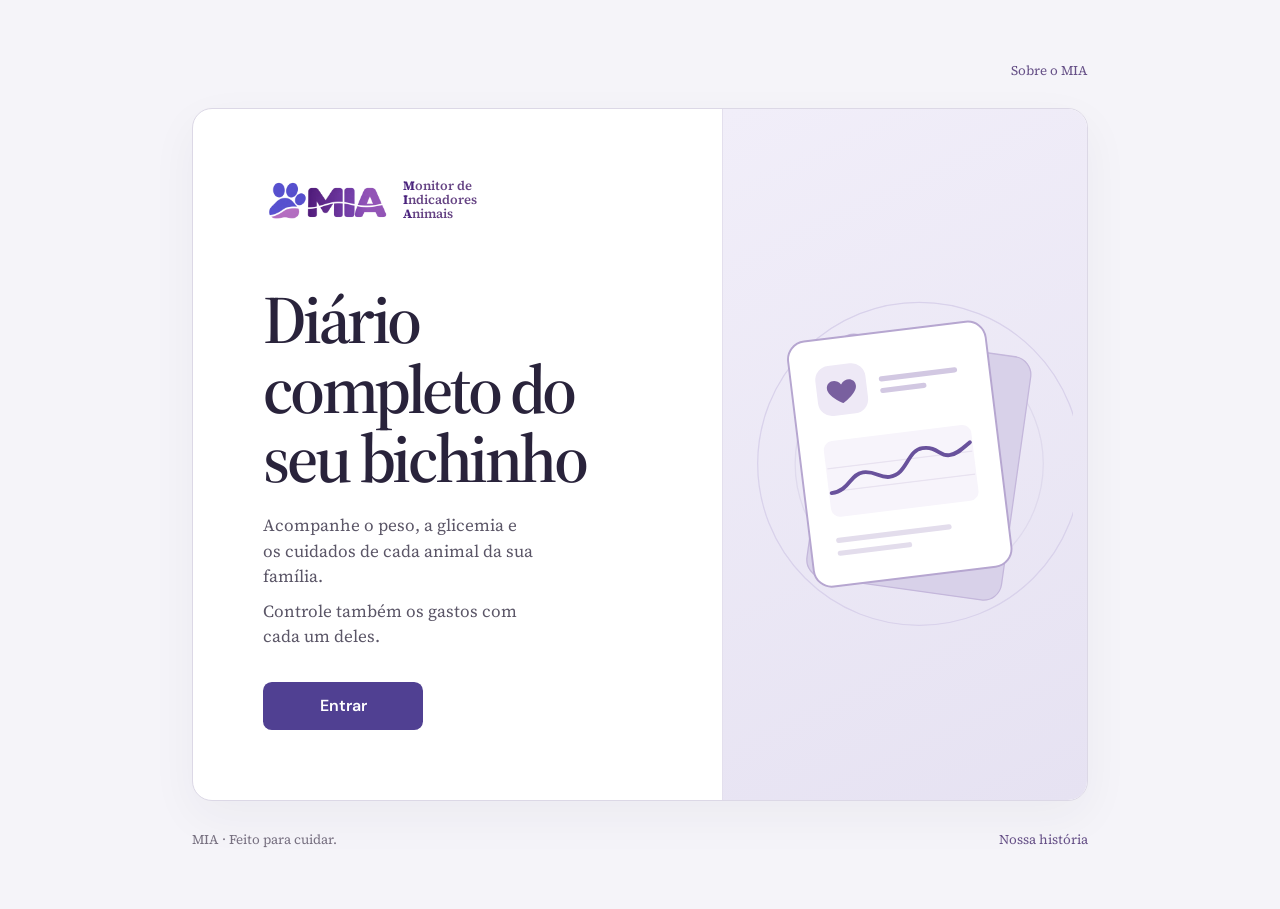
<file: index.html>
<!doctype html>
<html lang="pt-BR">
  <head>
    <meta charset="utf-8">
    <meta name="viewport" content="width=device-width, initial-scale=1">
    <meta name="theme-color" content="#f4f3fc">
    <meta name="robots" content="noindex,nofollow,noarchive">
    <meta name="referrer" content="no-referrer">
    <title>MIA · Monitor de Indicadores Animais</title>
<link rel="preload" href="source-serif-4-latin.woff2" as="font" type="font/woff2" crossorigin>
    <link rel="stylesheet" href="estilo.css?v=8">
  </head>
  <body>
    <nav class="nav-publica" aria-label="Navegação principal"><a href="sobre/">Sobre o MIA</a></nav>
    <main class="entrada" aria-labelledby="titulo">
      <div class="conteudo">
        <div class="identidade">
          <img class="marca" src="marca-mia.webp" alt="MIA" width="780" height="256">
          <p><strong class="inicial-mia">M</strong>onitor de<br><strong class="inicial-mia">I</strong>ndicadores<br><strong class="inicial-mia">A</strong>nimais</p>
        </div>
        <h1 id="titulo">Diário completo do seu bichinho</h1>
        <p class="descricao">Acompanhe o peso, a glicemia e os cuidados de cada animal da sua família.</p>
        <p class="descricao">Controle também os gastos com cada um deles.</p>
        <a class="entrar" href="https://miasaude.mota66320704349.chatgpt.site/?acao=escolher">Entrar</a>
      </div>
      <div class="ilustracao" aria-hidden="true">
        <svg viewBox="0 0 260 320" fill="none" focusable="false">
          <circle cx="141" cy="167" r="125" stroke="#d9d2eb"/>
          <circle cx="141" cy="167" r="96" stroke="#dfdaed"/>
          <g transform="rotate(8 137 160)"><rect x="66" y="74" width="152" height="190" rx="14" fill="#d8d1e9" stroke="#c4b7db"/></g>
          <g transform="rotate(-7 126 160)">
            <rect x="49" y="64" width="154" height="191" rx="14" fill="#fff" stroke="#b6a6d0" stroke-width="1.5"/>
            <rect x="68" y="85" width="39" height="39" rx="11" fill="#eee9f6"/>
            <path d="M87.5 115s-11.3-6.3-11.3-12.4c0-5.7 7.4-7.7 11.3-2.2 4-5.5 11.3-3.5 11.3 2.2 0 6.1-11.3 12.4-11.3 12.4Z" fill="#79609f"/>
            <path d="M119 100h57m-57 9h32" stroke="#d2c8e2" stroke-width="4" stroke-linecap="round"/>
            <rect x="68" y="143" width="115" height="59" rx="7" fill="#f7f4fb"/>
            <path d="M69 164h113m-113 18h113" stroke="#e8e2f0"/>
            <path d="M70 183c14 0 16-13 26-13s12 6 20 6c14 0 16-19 28-19s12 8 20 8c6 0 11-4 17-8" stroke="#69529c" stroke-width="3" stroke-linecap="round"/>
            <path d="M71 220h86m-86 10h54" stroke="#e3ddec" stroke-width="4" stroke-linecap="round"/>
          </g>
        </svg>
      </div>
    </main>
    <footer class="rodape-publico"><span>MIA · Feito para cuidar.</span><a href="sobre/">Nossa história</a></footer>
  </body>
</html>
</file>
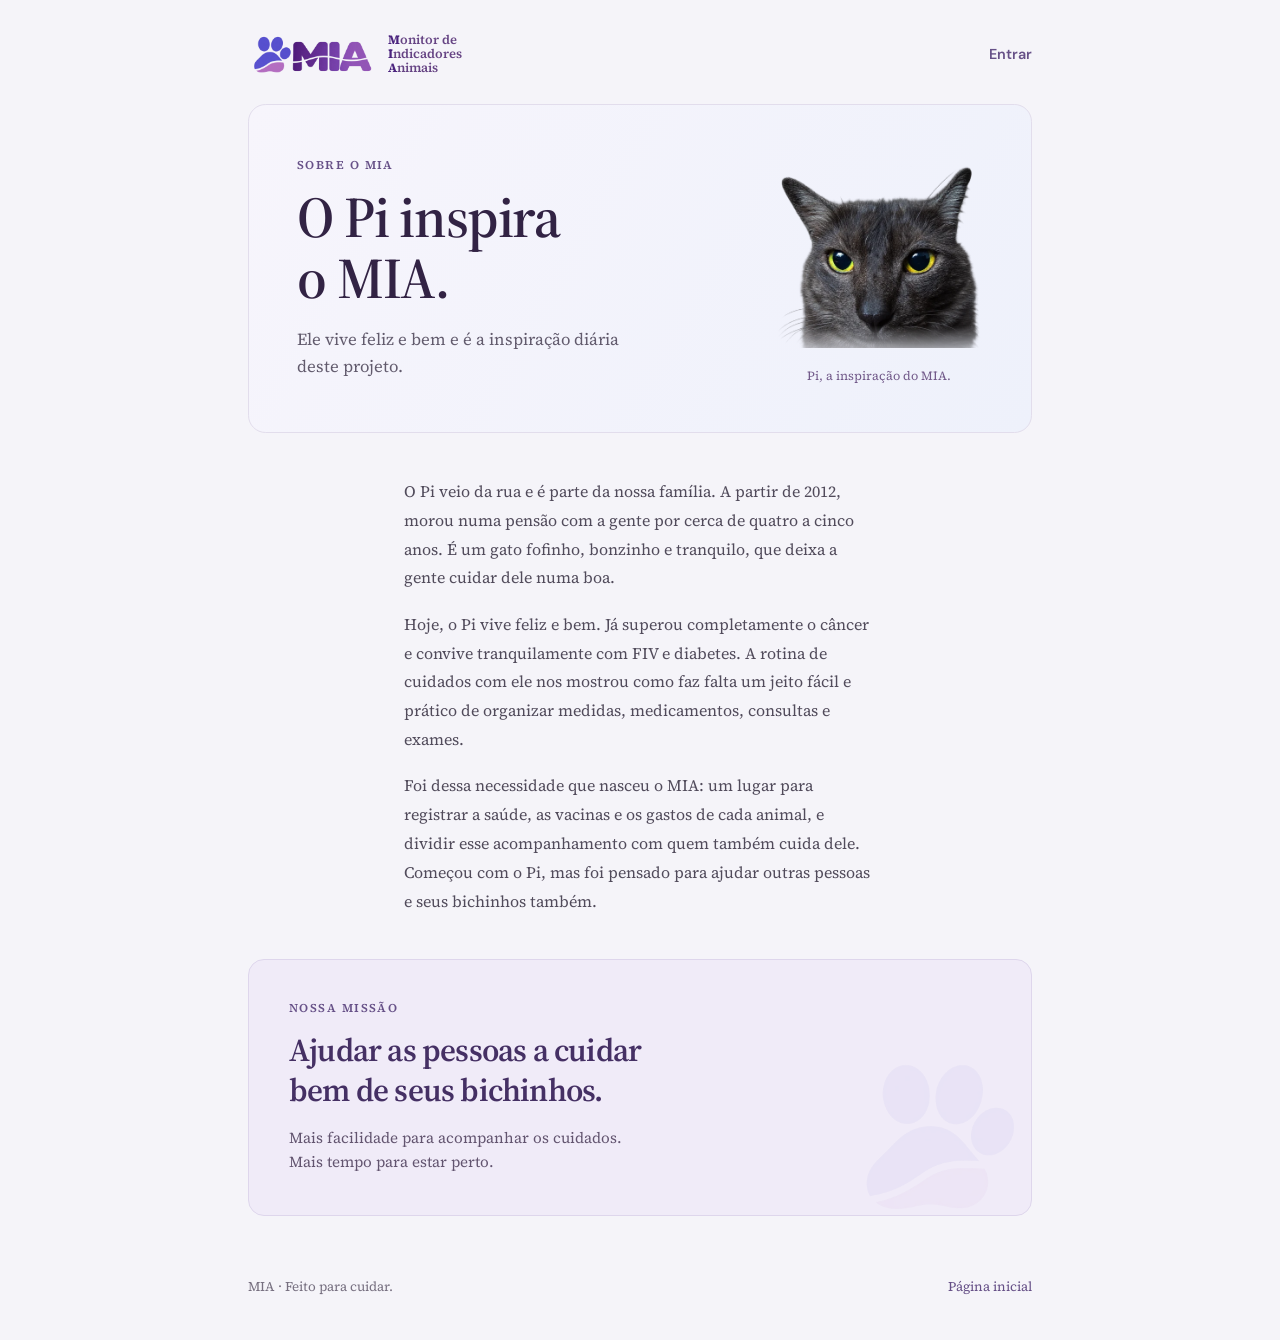
<file: sobre/index.html>
<!doctype html>
<html lang="pt-BR"><head><meta charset="utf-8"><meta name="viewport" content="width=device-width,initial-scale=1">
<meta name="theme-color" content="#504092"><meta name="referrer" content="no-referrer"><meta name="robots" content="noindex,nofollow,noarchive">
<title>Sobre o MIA · Uma história de cuidado</title>
<link rel="preload" href="../source-serif-4-latin.woff2" as="font" type="font/woff2" crossorigin>
<meta name="description" content="O MIA nasceu dos cuidados com o Pi. Nossa missão é ajudar as pessoas a cuidar bem de seus bichinhos.">
<link rel="icon" href="../icones/mia-192.png"><link rel="stylesheet" href="../estilo.css?v=8"><link rel="stylesheet" href="../sobre.css?v=3"></head>
<body class="pagina-sobre">
<header class="topo-publico"><a class="identidade" href="../" aria-label="Página inicial do MIA"><img class="marca" src="../marca-mia.webp" width="780" height="256" alt="MIA"><p><strong class="inicial-mia">M</strong>onitor de<br><strong class="inicial-mia">I</strong>ndicadores<br><strong class="inicial-mia">A</strong>nimais</p></a><a class="link-entrar" href="https://miasaude.mota66320704349.chatgpt.site/?acao=escolher">Entrar</a></header>
<main>
<article class="sobre-mia" aria-labelledby="sobre-titulo">
  <header class="sobre-abertura com-retrato-pi">
    <div>
    <p class="sobrancelha">Sobre o MIA</p>
    <h1 id="sobre-titulo">O Pi inspira<br>o MIA.</h1>
    <p class="sobre-intro">Ele vive feliz e bem e é a inspiração diária deste projeto.</p>
    </div>
    <figure class="sobre-retrato"><img src="/pi-rosto.webp" width="480" height="480" alt="Rosto do Pi" decoding="async"><figcaption>Pi, a inspiração do MIA.</figcaption></figure>
  </header>
  <section class="sobre-texto" aria-label="A história do Pi">
    <p>O Pi veio da rua e é parte da nossa família. A partir de 2012, morou numa pensão com a gente por cerca de quatro a cinco anos. É um gato fofinho, bonzinho e tranquilo, que deixa a gente cuidar dele numa boa.</p>
    <p>Hoje, o Pi vive feliz e bem. Já superou completamente o câncer e convive tranquilamente com FIV e diabetes. A rotina de cuidados com ele nos mostrou como faz falta um jeito fácil e prático de organizar medidas, medicamentos, consultas e exames.</p>
    <p>Foi dessa necessidade que nasceu o MIA: um lugar para registrar a saúde, as vacinas e os gastos de cada animal, e dividir esse acompanhamento com quem também cuida dele. Começou com o Pi, mas foi pensado para ajudar outras pessoas e seus bichinhos também.</p>
  </section>
  <section class="missao-mia marca-dagua" aria-labelledby="missao-titulo">
    <p class="sobrancelha">Nossa missão</p>
    <h2 id="missao-titulo">Ajudar as pessoas a cuidar bem de seus bichinhos.</h2>
    <p>Mais facilidade para acompanhar os cuidados. Mais tempo para estar perto.</p>
  </section>
</article></main>
<footer class="rodape-publico"><span>MIA · Feito para cuidar.</span><a href="../">Página inicial</a></footer>
</body></html>
</file>
<file: estilo.css>
@font-face{font-family:"DM Sans";src:url("dm-sans-latin.woff2") format("woff2");font-weight:400 700;font-style:normal;font-display:swap}
/* latin-ext */
@font-face {
  font-family: 'Source Serif 4';
  font-style: normal;
  font-weight: 400 700;
  font-display: swap;
  src: url(source-serif-4-latin-ext.woff2) format('woff2');
  unicode-range: U+0100-02BA, U+02BD-02C5, U+02C7-02CC, U+02CE-02D7, U+02DD-02FF, U+0304, U+0308, U+0329, U+1D00-1DBF, U+1E00-1E9F, U+1EF2-1EFF, U+2020, U+20A0-20AB, U+20AD-20C4, U+2113, U+2C60-2C7F, U+A720-A7FF;
}
/* latin */
@font-face {
  font-family: 'Source Serif 4';
  font-style: normal;
  font-weight: 400 700;
  font-display: swap;
  src: url(source-serif-4-latin.woff2) format('woff2');
  unicode-range: U+0000-00FF, U+0131, U+0152-0153, U+02BB-02BC, U+02C6, U+02DA, U+02DC, U+0304, U+0308, U+0329, U+2000-206F, U+20AC, U+2122, U+2191, U+2193, U+2212, U+2215, U+FEFF, U+FFFD;
}

* { box-sizing: border-box; }
:root {
  color-scheme: light;
  --fonte: "Source Serif 4", Georgia, Cambria, "Times New Roman", serif;
  --fonte-ui: "DM Sans", "Segoe UI", Roboto, system-ui, sans-serif;
  font-family: var(--fonte);
  font-optical-sizing: auto;
  font-variant-numeric: lining-nums;
  color: #29233b;
  background: #f5f4f9;
}
body {
  margin: 0;
  min-height: 100vh;
  min-height: 100svh;
  display: flex;
  flex-direction: column;
  align-items: center;
  gap: 1rem;
  padding: clamp(1rem, 4vw, 3rem);
}
.entrada {
  margin-block: auto;
  width: min(100%, 56rem);
  display: grid;
  grid-template-columns: minmax(0, 1.45fr) minmax(0, 1fr);
  border: 1px solid #dcd8e6;
  border-radius: 1.25rem;
  background: white;
  overflow: hidden;
  box-shadow: 0 1rem 3rem #3027440c;
}
.conteudo { padding: clamp(2rem, 5.5vw, 4.5rem); }
.identidade { --altura-marca: 42px; display: flex; align-items: center; gap: .85rem; }
.marca { display: block; width: auto; height: var(--altura-marca); }
.identidade p {
  margin: 0;
  height: var(--altura-marca);
  color: #664484;
  font-size: clamp(.7rem, 1.05vw, .8rem);
  font-weight: 600;
  line-height: calc(var(--altura-marca) / 3);
  white-space: nowrap;
}
.inicial-mia { color: #4b247e; font-weight: 750; }
.entrar,.link-entrar,button,input[type=submit],input[type=button]{font-family:var(--fonte-ui)}
h1 {
  margin: clamp(2.6rem, 5vw, 4rem) 0 0;
  font-size: clamp(2.7rem, 5.4vw, 4.25rem);
  font-weight: 600;
  letter-spacing: -.05em;
  line-height: 1.02;
  text-wrap: balance;
}
.descricao { max-width: 30ch; margin: 1.25rem 0 0; color: #5b5667; font-size: 1.0625rem; line-height: 1.5; }
.descricao + .descricao { margin-top: .55rem; }
.entrar {
  display: inline-flex;
  align-items: center;
  justify-content: center;
  min-height: 48px;
  min-width: 10rem;
  margin-top: 2rem;
  padding: .75rem 1.5rem;
  border-radius: .55rem;
  background: #504092;
  color: white;
  font-size: 1rem;
  font-weight: 600;
  text-decoration: none;
}
.entrar:hover { background: #43347d; }
.entrar:active { background: #342963; }
.entrar:focus-visible { outline: 3px solid #5943ab; outline-offset: 4px; }
.ilustracao {
  display: grid;
  place-items: center;
  overflow: hidden;
  background: linear-gradient(155deg, #f1eef9 0%, #e6e2f2 100%);
  border-left: 1px solid #e3dfed;
}
.ilustracao svg { display: block; width: 100%; max-width: 21rem; }
.nav-publica, .rodape-publico { width: min(100%,56rem); display: flex; align-items: center; justify-content: space-between; gap: 1rem; font-size: .83rem; }
.nav-publica { justify-content: flex-end; }
.nav-publica a, .rodape-publico a, .link-entrar { color: #665087; min-height: 44px; display: inline-flex; align-items: center; text-decoration: none; }
.nav-publica a:hover, .rodape-publico a:hover, .link-entrar:hover { text-decoration: underline; }
.rodape-publico { color: #777080; }
.pagina-sobre { padding: clamp(1rem,3vw,2rem); }
.pagina-sobre main { width: 100%; }
.pagina-sobre .rodape-publico, .topo-publico { width: min(100%,49rem); }
.topo-publico { display: flex; align-items: center; justify-content: space-between; gap: 1rem; }
.topo-publico .identidade { text-decoration: none; }
.link-entrar { font-size: .9rem; font-weight: 600; }
:focus-visible { outline: 3px solid #5943ab; outline-offset: 4px; }
@media (max-width: 640px) {
  .identidade { --altura-marca: 33px; }
  .entrada { display: block; max-width: 28rem; }
  .conteudo { padding: clamp(1.5rem, 7vw, 2.5rem); }
  .ilustracao { display: none; }
  .entrar { width: 100%; }
}
@media (forced-colors: active) {
  .entrar { border: 1px solid LinkText; }
  .ilustracao { display: none; }
}
</file>
<file: sobre.css>
.marca-dagua { position: relative; isolation: isolate; overflow: hidden; }
.marca-dagua::before {
  content: ""; position: absolute; z-index: -1; right: .8rem; bottom: -.2rem;
  width: var(--pata-tamanho, 8.5rem); aspect-ratio: 270 / 256;
  background: url("marca-mia.webp") left center / 288.889% auto no-repeat;
  opacity: .045; pointer-events: none;
}
.sobre-mia { max-width: 49rem; margin: .75rem auto 2rem; }
.sobre-abertura { --pata-tamanho: clamp(9rem, 23vw, 14rem); padding: clamp(1.5rem, 4vw, 3rem); background: linear-gradient(120deg, #f7f5fc, #eef1fb); border: 1px solid #e2ddec; border-radius: 1.1rem; }
.sobrancelha { margin: 0 0 .85rem; color: #665087; font-size: .75rem; font-weight: 600; letter-spacing: .12em; text-transform: uppercase; }
.sobre-abertura h1 { max-width: 13ch; margin: 0; font: 600 clamp(2.3rem, 5vw, 3.6rem)/1.06 var(--fonte); letter-spacing: -.02em; color: #322344; }
.sobre-intro { max-width: 36ch; margin: 1.15rem 0 0; color: #625b6d; font-size: 1.05rem; line-height: 1.6; }
.com-retrato-pi { display: grid; grid-template-columns: minmax(0,1fr) 13rem; align-items: center; gap: 2rem; }
.sobre-retrato { width: 13rem; margin: 0; text-align: center; }
.sobre-retrato img { display: block; width: 100%; height: 13rem; object-fit: contain; mask-image: linear-gradient(to bottom,#000 83%,transparent 100%); }
.sobre-retrato figcaption { margin: .35rem 0 0; color: #725a8a; font-size: .78rem; line-height: 1.4; }
@media (max-width: 640px) {
  .com-retrato-pi { display: block; }
  .sobre-retrato { width: 8.5rem; margin: 1.25rem auto 0; }
  .sobre-retrato img { height: 8.5rem; }
}
.sobre-texto { max-width: 65ch; margin: clamp(1.5rem, 4vw, 2.75rem) auto; padding-inline: clamp(.5rem, 3vw, 1.5rem); color: #514b5b; font-size: 1rem; line-height: 1.8; }
.sobre-texto p { margin: 0 0 1.1rem; }
.missao-mia { --pata-tamanho: 11rem; padding: clamp(1.4rem, 4vw, 2.5rem); border: 1px solid #ded6ec; border-radius: 1rem; background: #f0ebf8; }
.missao-mia h2 { max-width: 26ch; margin: 0; font-size: clamp(1.45rem, 3vw, 2rem); line-height: 1.25; font-weight: 600; letter-spacing: -.025em; color: #453064; }
.missao-mia > p:last-child { max-width: 42ch; margin: 1rem 0 0; color: #62546f; font-size: .95rem; line-height: 1.6; }
.rodape-app { display: flex; align-items: center; justify-content: space-between; gap: 1rem; width: min(64rem, calc(100% - 2rem)); margin: 1rem auto 0; padding: 1rem 0 max(1rem, env(safe-area-inset-bottom)); border-top: 1px solid #e4dfed; font-size: .78rem; color: #777080; }
.rodape-app a { display: inline-flex; align-items: center; min-height: 44px; color: #665087; text-decoration: none; }
.rodape-app a:hover { text-decoration: underline; }
@media (forced-colors: active) { .marca-dagua::before { display: none; } }
</file>
